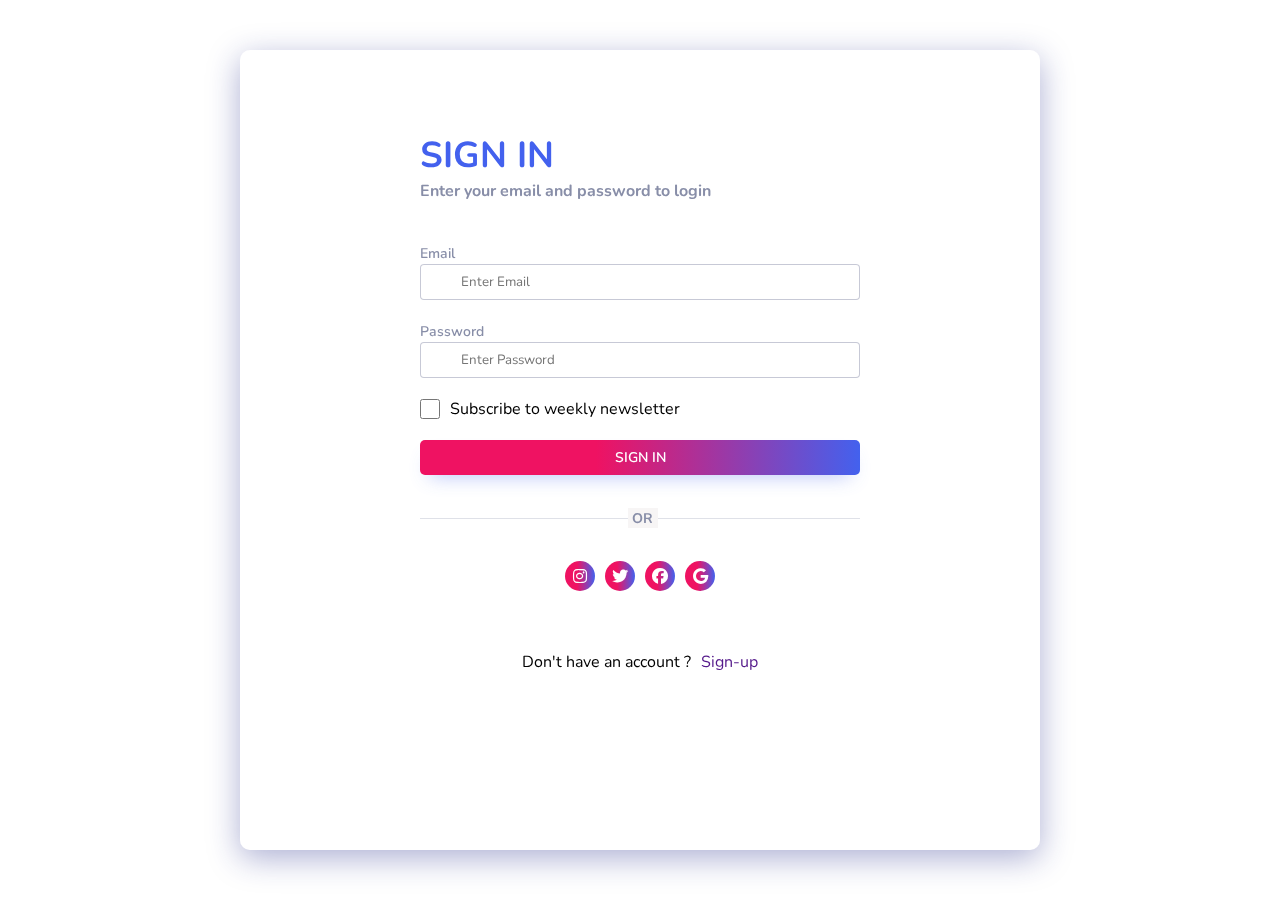
<file: login.html>
<!DOCTYPE html>
<html lang="en">

<head>
  <meta charset="UTF-8" />
  <meta name="viewport" content="width=device-width, initial-scale=1.0" />
  <link rel="stylesheet" href="https://cdnjs.cloudflare.com/ajax/libs/font-awesome/6.5.2/css/all.min.css" />
  <link rel="stylesheet" href="./assets/css/login.css" />
  <link rel="stylesheet" href="./assets/css/media.css">
  <title>Document</title>
</head>

<body>

  <div class="login-page  ">

    <div class="mx-width m-auto">
      <div class="sign-in-heading">
        <h2>SIGN IN</h2>
        <p>Enter your email and password to login</p>
      </div>
      <form action="">
        <div class="name">
          <label for="">Email</label><br />
          <input type="text" placeholder="Enter Email" />
        </div>
        <div class="pass">
          <label for="">Password</label><br />
          <input type="password" placeholder="Enter Password" />
        </div>
        <div class="checkbox">
          <input type="checkbox" class="check-input" />
          <p>Subscribe to weekly newsletter</p>
        </div>
        <button type="submit">Sign In</button>

        <div class="design">
          <span class="line"></span>
          <span class="or-box">OR</span>
        </div>
        <div class="icons">
          <span><i class="fa-brands fa-instagram"></i></span>
          <span><i class="fa-brands fa-twitter"></i></span>
          <span><i class="fa-brands fa-facebook"></i></span>
          <span><i class="fa-brands fa-google"></i></span>
        </div>
        <div class="page-switch">
          <p>Don't have an account ?</p>
          <a href="">Sign-up</a>
        </div>
      </form>
    </div>

  </div>

</body>

</html>
</file>
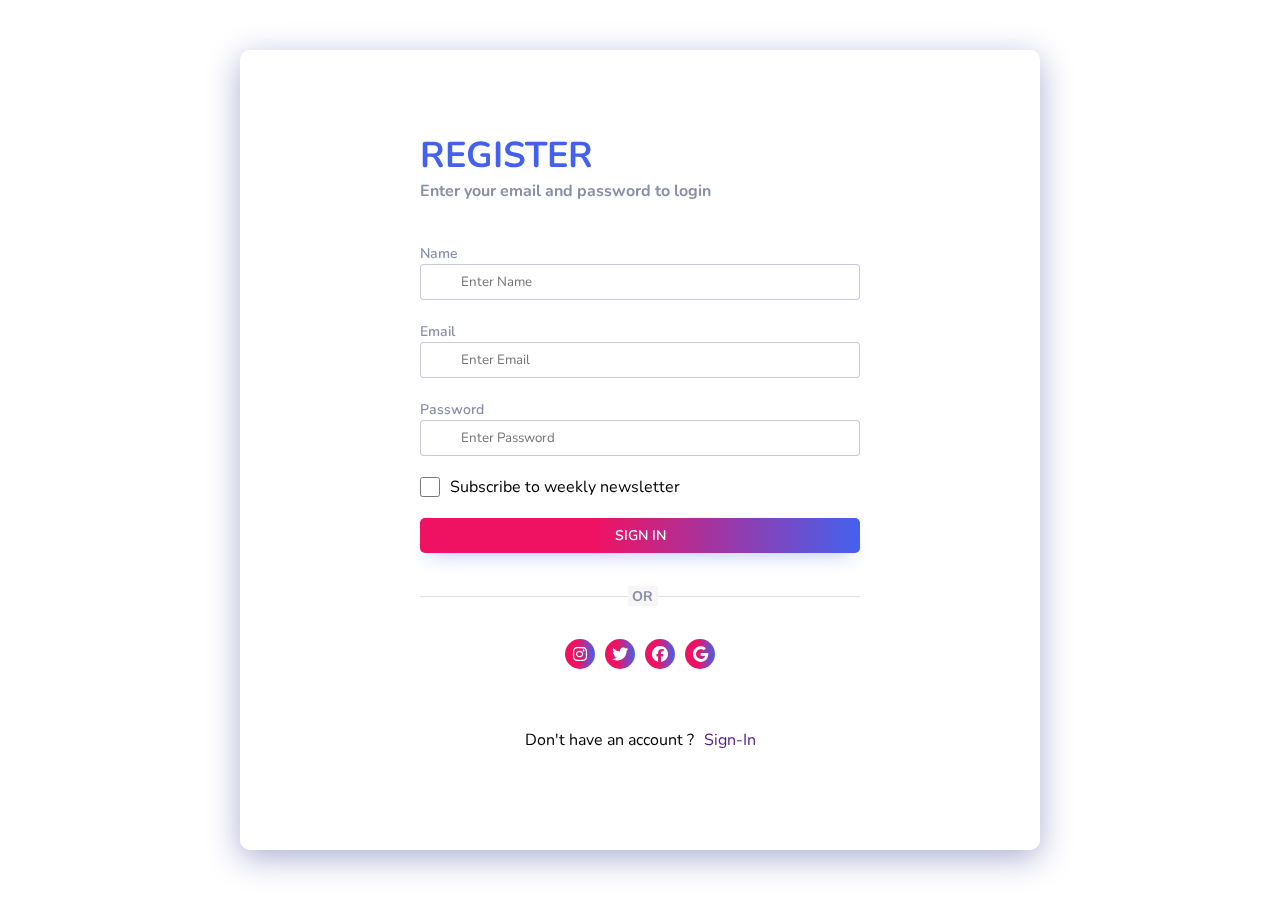
<file: register.html>
<!DOCTYPE html>
<html lang="en">

<head>
  <meta charset="UTF-8" />
  <meta name="viewport" content="width=device-width, initial-scale=1.0" />
  <link rel="stylesheet" href="https://cdnjs.cloudflare.com/ajax/libs/font-awesome/6.5.2/css/all.min.css" />
  <link rel="stylesheet" href="./assets/css/login.css" />
  <link rel="stylesheet" href="./assets/css/media.css">
  <title>Document</title>
</head>

<body>
  <div class="login-page">
    <div class="mx-width m-auto">
      <div class="sign-in-heading">
        <h2>REGISTER</h2>
        <p>Enter your email and password to login</p>
      </div>
      <form action="">
        <div class="name">
          <label for="">Name</label>
          <input type="text" placeholder="Enter Name">
        </div>
        <div class="email">
          <label for="">Email</label><br />
          <input type="email" placeholder="Enter Email" />
        </div>
        <div class="pass">
          <label for="">Password</label><br />
          <input type="password" placeholder="Enter Password" />
        </div>
        <div class="checkbox">
          <input type="checkbox" class="check-input" />
          <p>Subscribe to weekly newsletter</p>
        </div>
        <button type="submit">Sign In</button>

        <div class="design">
          <span class="line"></span>
          <span class="or-box">OR</span>
        </div>
        <div class="icons">
          <span><i class="fa-brands fa-instagram"></i></span>
          <span><i class="fa-brands fa-twitter"></i></span>
          <span><i class="fa-brands fa-facebook"></i></span>
          <span><i class="fa-brands fa-google"></i></span>
        </div>
        <div class="page-switch">
          <p>Don't have an account ?</p>
          <a href="">Sign-In</a>
        </div>
      </form>
    </div>
  </div>
</body>

</html>
</file>
<file: assets/css/login.css>
@import url("https://fonts.googleapis.com/css2?family=Nunito:ital,wght@0,200..1000;1,200..1000&display=swap");

* {
  margin: 0;
  padding: 0;
  box-sizing: border-box;
  list-style: none;
  text-decoration: none;
  font-family: "Nunito", sans-serif;
}
body {
  background-image: url("https://html.vristo.sbthemes.com/assets/images/auth/map.png");
  background-position: center center;
  background-repeat: no-repeat;
  background-size: cover;
  height: 100vh;
  display: flex;
  align-items: center;
  justify-content: center;
}
.login-page {
  min-width: 800px;
  aspect-ratio: 1;
  background: rgba(255, 255, 255, 0.25);
  box-shadow: 0 8px 32px 0 rgba(31, 38, 135, 0.37);
  backdrop-filter: blur(16px);
  -webkit-backdrop-filter: blur(16px);
  border-radius: 10px;
  border: 1px solid rgba(255, 255, 255, 0.18);
  padding: 5rem 1.25rem;
 
}
.mx-width {
  max-width: 440px;
}
.m-auto {
  margin: auto;
}
.sign-in-heading {
  margin-bottom: 2.5rem;
}
.sign-in-heading h2 {
  font-size: 36px;
  color: #4361ee;
}
.sign-in-heading p {
  font-size: 16px;
  color: #888ea8;
  font-weight: 700;
}

form label {
  font-size: 14px;
  margin-bottom: 6px;
  color: #888ea8;
  font-weight: 600;
}
form input {
  padding: 8px 16px 8px 40px;
  width: 100%;
  border: 1px solid #888ea879;
  border-radius: 4px;
}
.pass {
  margin: 20px 0;
}
.email{
  margin: 20px 0;
  
}
.checkbox {
  display: flex;
  align-items: center;
}
.checkbox .check-input {
  width: 20px;
  aspect-ratio: 1;
}
button {
  width: 100%;
  margin-top: 20px;
  padding: 8px 16px;
  --tw-shadow: 0 10px 20px -10px #4361ee70;
  --tw-shadow-colored: 0 10px 20px -10px var(--tw-shadow-color);
  box-shadow: var(--tw-ring-offset-shadow, 0 0 #0000),
    var(--tw-ring-shadow, 0 0 #0000), var(--tw-shadow);
  border: none;
  background: rgb(0, 0, 0);
  background: linear-gradient(
    90deg,
    rgba(239, 18, 98, 1) 40%,
    rgba(67, 97, 238, 1) 100%
  );
  color: #fff;
  border-radius: 5px;
  font-size: 14px;
  text-transform: uppercase;
  font-weight: 600;
}
.design .line {
  display: inline-block;
  height: 1.5px;
  width: 100%;
  background-color: #888ea844;
}
.design {
  position: relative;
  margin-block: 28px 36px;
}

.or-box {
  display: flex;
  justify-content: center;
  align-items: center;
  width: 30px;
  height: 20px;
  background-color: #f7f5f5;
  font-size: 14px;
  font-weight: 700;
  color: #888ea8;
  position: absolute;
  right: 46%;
  top: 5px;
}
.icons {
  display: flex;
  justify-content: center;
  gap: 10px;
  align-items: center;
  margin-bottom: 60px;
}
.icons span {
  display: flex;
  justify-content: center;
  align-items: center;
  border-radius: 50%;
  width: 30px;
  height: 30px;
  background: rgb(0, 0, 0);
  background: linear-gradient(
    90deg,
    rgba(239, 18, 98, 1) 40%,
    rgba(67, 97, 238, 1) 100%
  );
  color: #fff;
  cursor: pointer;
  transition: 0.1s all linear;
  font-size: 16px;
}
.icons span:hover {
  transform: scale(1.1, 1.1);
}
.page-switch {
  display: flex;
  justify-content: center;
}
.page-switch p {
  margin-right: 10px;
}
.page-switch a {
  cursor: pointer;
}
.checkbox input {
  margin-right: 10px;
}
</file>
<file: assets/css/media.css>
@media (max-width: 1280px) {
    .col-xl-1 {width: 8.33%;}
    .col-xl-2 {width: 16.66%;}
    .col-xl-3 {width: 25%;}
    .col-xl-4 {width: 33.33%;}
    .col-xl-5 {width: 41.66%;}
    .col-xl-6 {width: 50%;}
    .col-xl-7 {width: 58.33%;}
    .col-xl-8 {width: 66.66%;}
    .col-xl-9 {width: 75%;}
    .col-xl-10 {width: 83.33%;}
    .col-xl-11 {width: 91.66%;}
    .col-xl-12 {width: 100%;}  
    
    .flex-wrap {
        flex-wrap: wrap;
      }
}
@media (max-width: 992px) {
    .col-lg-1 {width: 8.33%;}
    .col-lg-2 {width: 16.66%;}
    .col-lg-3 {width: 25%;}
    .col-lg-4 {width: 33.33%;}
    .col-lg-5 {width: 41.66%;}
    .col-lg-6 {width: 50%;}
    .col-lg-7 {width: 58.33%;}
    .col-lg-8 {width: 66.66%;}
    .col-lg-9 {width: 75%;}
    .col-lg-10 {width: 83.33%;}
    .col-lg-11 {width: 91.66%;}
    .col-lg-12 {width: 100%;} 
    
    .left-100{
        left: -100%;
    }
    .main-content{
    margin-left: 0;
    }
   .hidden-2{
    display: flex !important;
   }
   .logo-name{
    display: none;
   }
   
}
@media (max-width: 768px) {
    .col-md-1 {width: 8.33%;}
    .col-md-2 {width: 16.66%;}
    .col-md-3 {width: 25%;}
    .col-md-4 {width: 33.33%;}
    .col-md-5 {width: 41.66%;}
    .col-md-6 {width: 50%;}
    .col-md-7 {width: 58.33%;}
    .col-md-8 {width: 66.66%;}
    .col-md-9 {width: 75%;}
    .col-md-10 {width: 83.33%;}
    .col-md-11 {width: 91.66%;}
    .col-md-12 {width: 100%;}  
    
    .flex-wrap-md {
        flex-wrap: wrap;
      }
      .left-100{
        left: -100%;
    }
    .search-bar{
        border: none;
        border-radius: 50%;
        
    }
    .search-bar svg{
        width: 16px;
        height: 16px;
    }
    
    .search-bar span{
        display: flex;
        justify-content: center;
        align-items: center;
        width: 35px;
        aspect-ratio: 1;
        background-color: #f3f5f8;
        border-radius: 50%;
        
    }
    .search-bar input{
        display: none;
        border: none;
       }
       .login-page{
        min-width: 500px;
        aspect-ratio: 1;
       }
}
@media (max-width: 576px) {
    .col-sm-1 {width: 8.33%;}
    .col-sm-2 {width: 16.66%;}
    .col-sm-3 {width: 25%;}
    .col-sm-4 {width: 33.33%;}
    .col-sm-5 {width: 41.66%;}
    .col-sm-6 {width: 50%;}
    .col-sm-7 {width: 58.33%;}
    .col-sm-8 {width: 66.66%;}
    .col-sm-9 {width: 75%;}
    .col-sm-10 {width: 83.33%;}
    .col-sm-11 {width: 91.66%;}
    .col-sm-12 {width: 100%;} 
    
    .left-100{
        left: -100%;
    }
    .header-icon{
        display: none;
    }
    .transaction-table{
        overflow: scroll;
    }
    .login-page{
        min-width: 300px;
        aspect-ratio: 1;
       }
}


  /* For mobile phones: */
  /* [class*="col-"] {
    padding: 0 12px;
  } */
</file>
